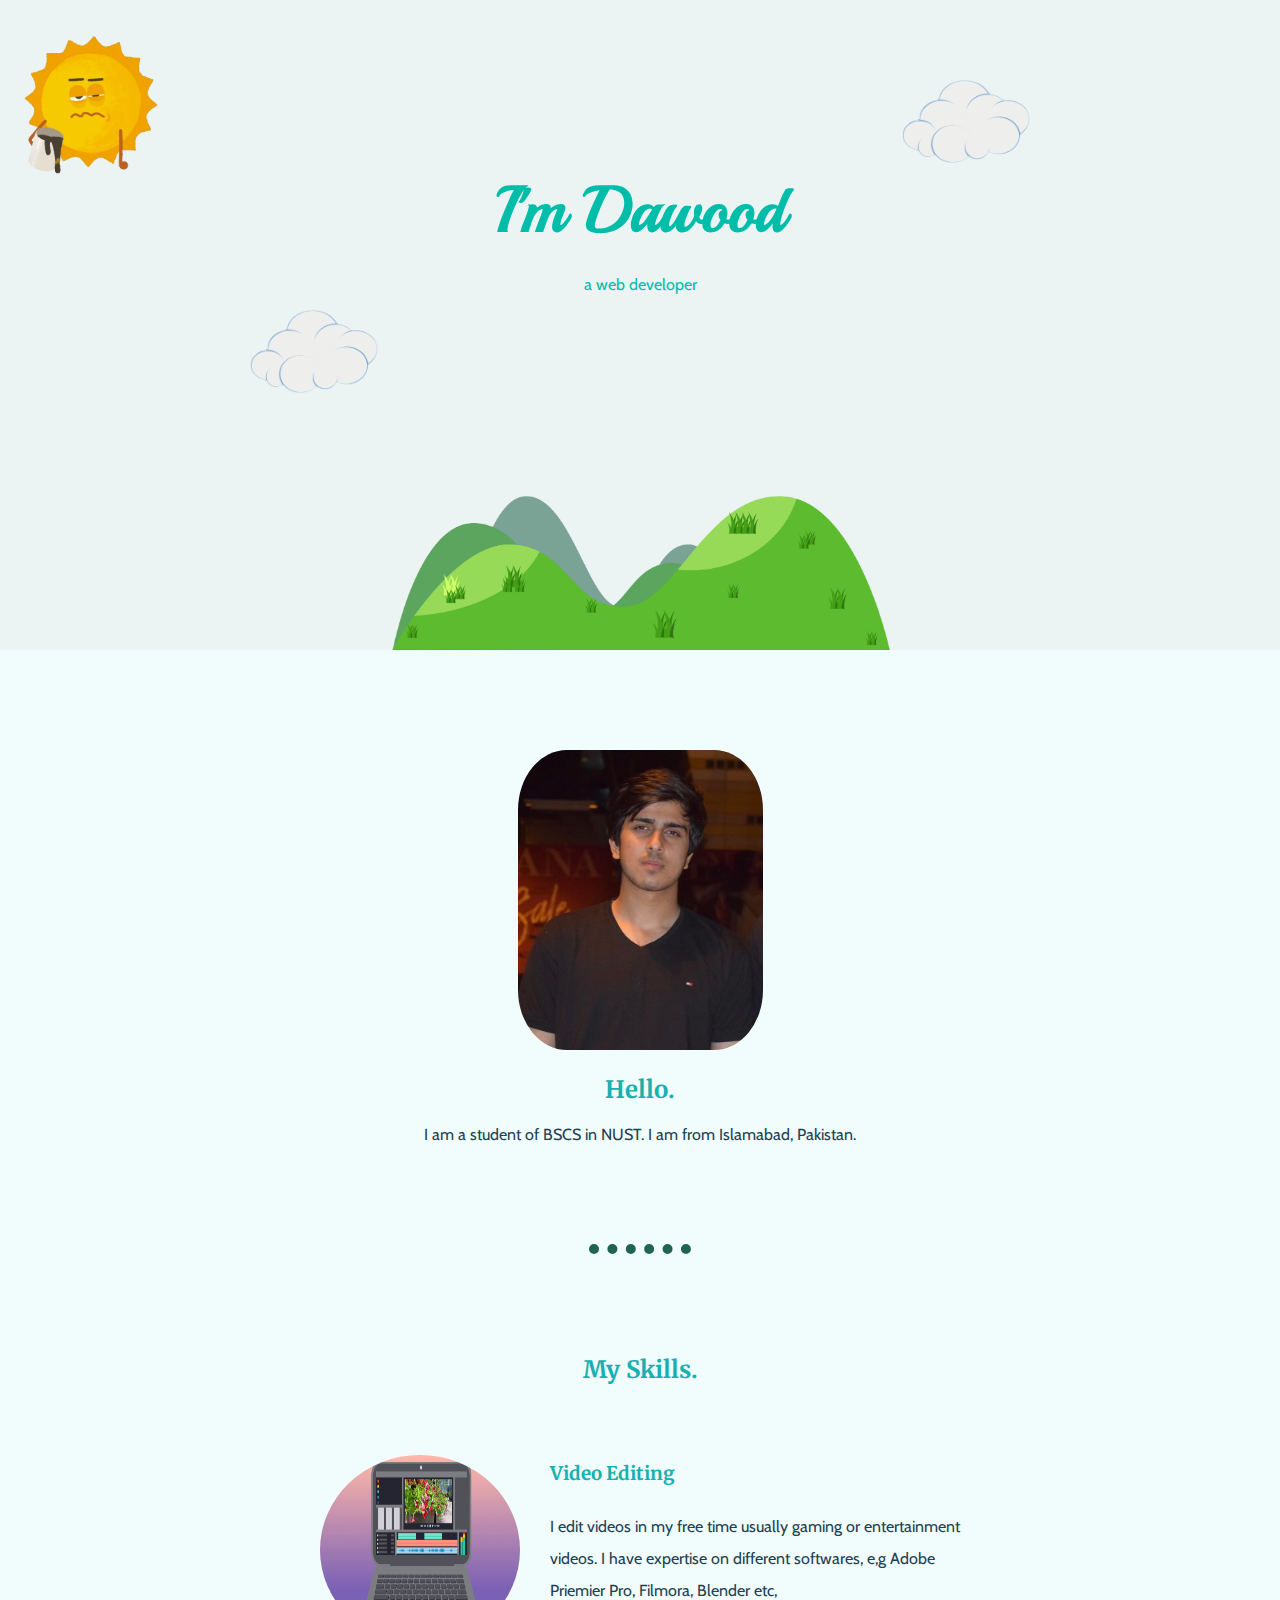
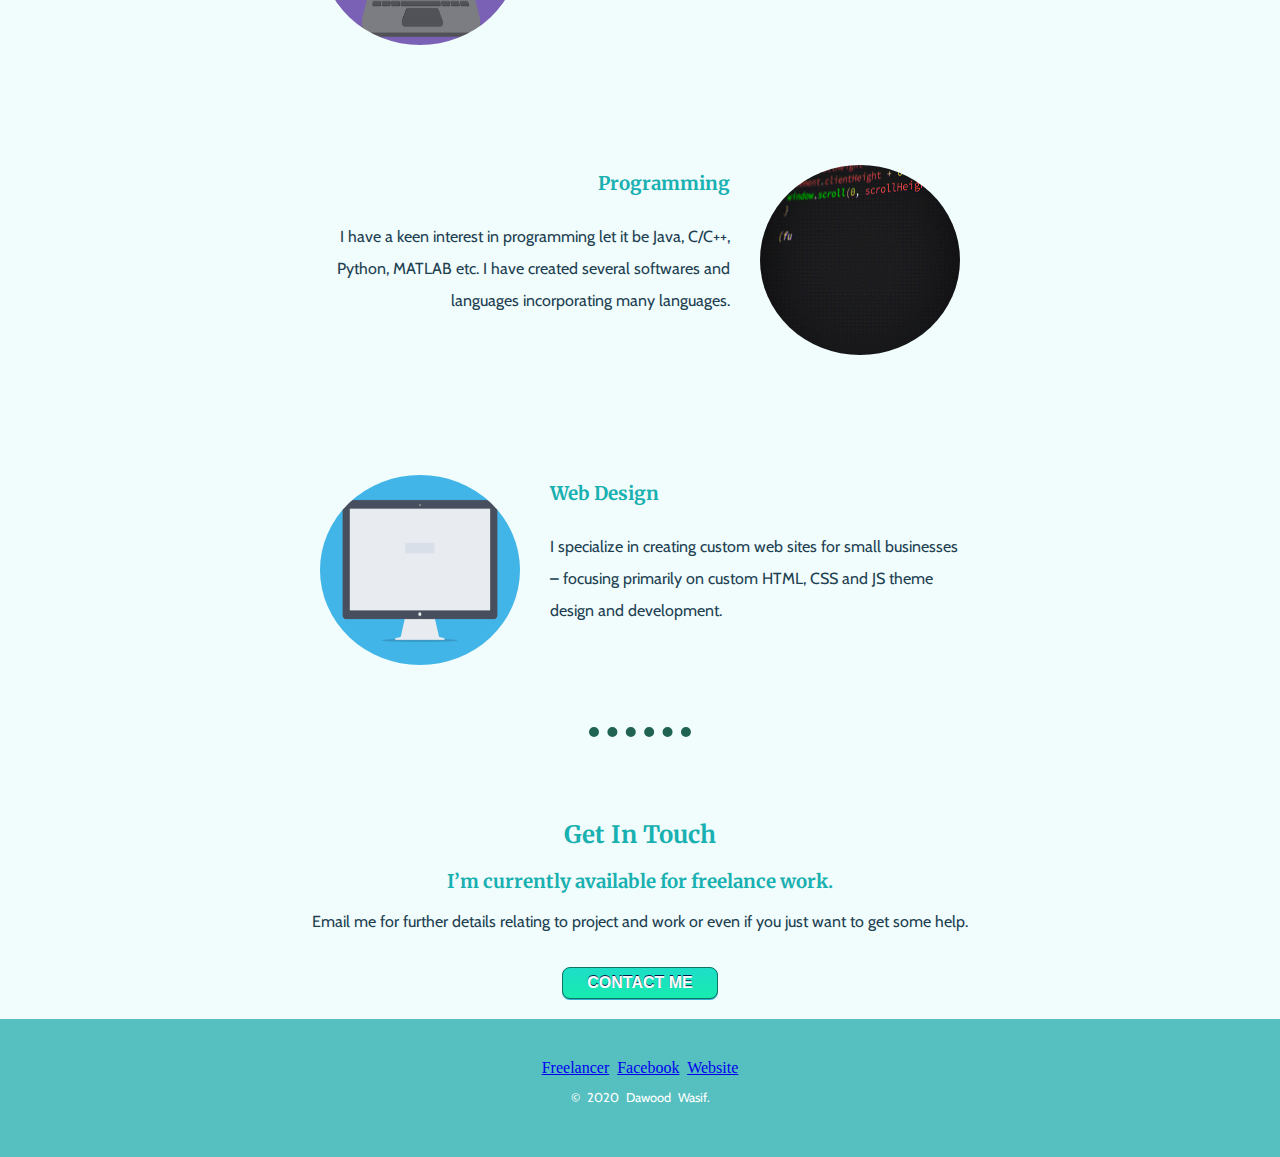
<file: index.html>
<!DOCTYPE html>
<html lang="en" dir="ltr">
  <head>
    <meta charset="utf-8">
    <title>Dawood Wasif</title>
     <meta name="viewport" content="width=device-width; initial-scale=1.0;">
    <link rel="stylesheet" href="css/styles.css">
    <link rel="icon" href="favicon.ico">
    <link href="https://fonts.googleapis.com/css2?family=Cabin&family=Merriweather:wght@300&family=Playball&display=swap" rel="stylesheet">
  </head>
  <body>
<div class="top-container">
  <img class="sun" src="images/sun.webp" alt="sun-pic">
  <img class = "cloud1" src="images/cloud.png" alt="cloud-pic">
  <h1>I'm Dawood </h1>
  <p class = "sp1">a web developer</p>
  <img class = "cloud2" src="images/cloud.png" alt="cloud-pic">
  <img class = "mountain" src="images/mountain.png" alt="mountain-pic">
</div>
<div class="middle-container">
  <div class="profile">
    <img class="dp" src="images/dp.jpg" alt="personal-pic">
    <h2>Hello.</h2>
    <p>I am a student of BSCS in NUST. I am from Islamabad, Pakistan.</p>
  </div>
  <hr>
  <div class="skills">
    <h2>My Skills.</h2>
    <div class="skill-row">
      <img class="video-editing" src="images/videoediting.gif" alt="videoediting-pic">
      <h3>Video Editing</h3>
      <p>I edit videos in my free time usually gaming or entertainment videos. I have expertise on different softwares, e,g Adobe Priemier Pro, Filmora, Blender etc,</p>
    </div>
    <br>
    <div class="skill-row1">
      <img class="programming" src="images/programming.gif" alt="programming-pic">
      <h3>Programming</h3>
      <p>I have a keen interest in programming let it be Java, C/C++, Python, MATLAB etc. I have created several softwares and languages incorporating many languages.</p>
    </div>
    <br>
    <div class="skill-row">
      <img class="web-design" src="images/web.gif" alt="webdesign-pic">
      <h3>Web Design</h3>
      <p>I specialize in creating custom web sites for small businesses – focusing primarily on custom HTML, CSS and JS theme design and development.</p>
    </div>
  </div>
  <hr>
  <div class="contact-me">
    <br><br><br>
    <h2>Get In Touch</h2>
    <h3>I’m currently available for freelance work.</h3>
    <p>Email me for further details relating to project and work or even if you just want to get some help.</p>
    <a class="btn" href="mailto:dawoodwasif1@gmail.com">CONTACT ME</a>
  </div>
</div>

<div class="bottom-container">
  <a class="footer-link" href="https://www.freelancer.com/u/dawoodwasif1">Freelancer</a>
  <a class="footer-link" href="https://web.facebook.com/dawoodwazif">Facebook</a>
  <a class="footer-link" href="https://www.github.com">Website</a>
  <p class="cr">© 2020 Dawood Wasif.</p>
</div>

  </body>
</html>
</file>
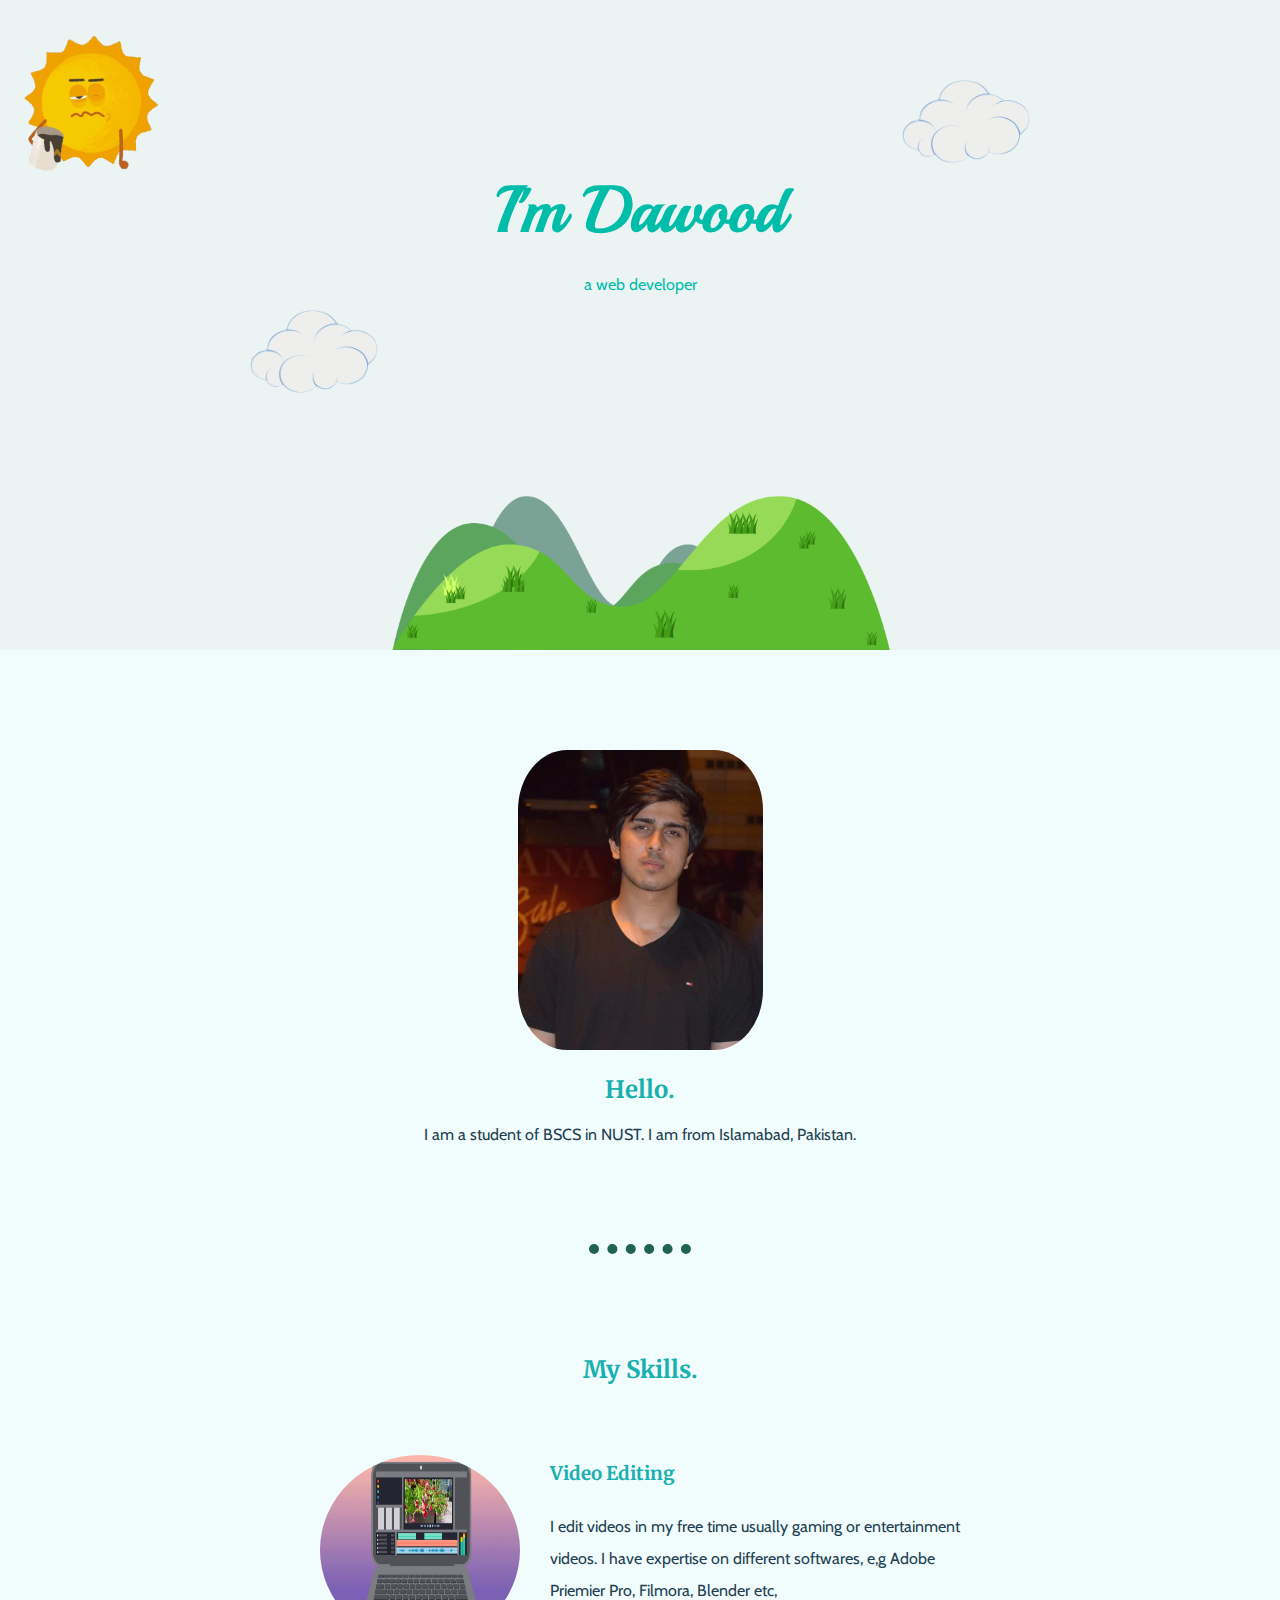
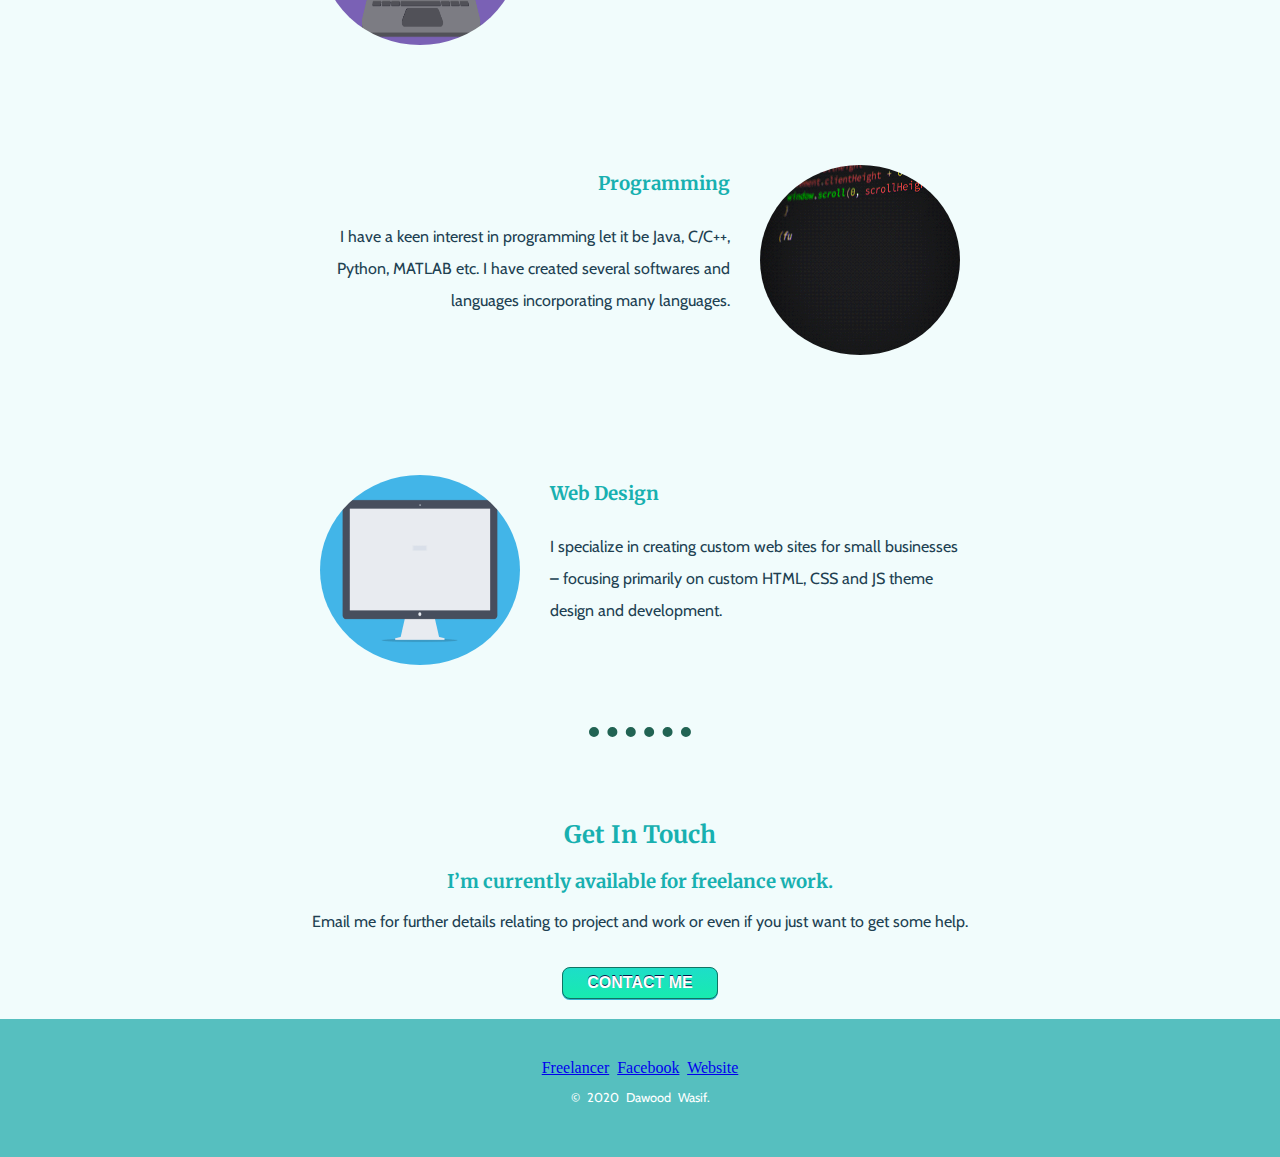
<file: CSS - My Style/index.html>
<!DOCTYPE html>
<html lang="en" dir="ltr">
  <head>
    <meta charset="utf-8">
    <title>Dawood Wasif</title>
    <link rel="stylesheet" href="css/styles.css">
    <link rel="icon" href="favicon.ico">
    <link href="https://fonts.googleapis.com/css2?family=Cabin&family=Merriweather:wght@300&family=Playball&display=swap" rel="stylesheet">
  </head>
  <body>
<div class="top-container">
  <img class="sun" src="images/sun.webp" alt="sun-pic">
  <img class = "cloud1" src="images/cloud.png" alt="cloud-pic">
  <h1>I'm Dawood </h1>
  <p class = "sp1">a web developer</p>
  <img class = "cloud2" src="images/cloud.png" alt="cloud-pic">
<div class = "tpm"><img class = "mountain" src="images/mountain.png" alt="mountain-pic"></div>
</div>
<div class="middle-container">
  <div class="profile">
    <img class="dp" src="images/dp.jpg" alt="personal-pic">
    <h2>Hello.</h2>
    <p>I am a student of BSCS in NUST. I am from Islamabad, Pakistan.</p>
  </div>
  <hr>
  <div class="skills">
    <h2>My Skills.</h2>
    <div class="skill-row">
      <img class="video-editing" src="images/videoediting.gif" alt="videoediting-pic">
      <h3>Video Editing</h3>
      <p>I edit videos in my free time usually gaming or entertainment videos. I have expertise on different softwares, e,g Adobe Priemier Pro, Filmora, Blender etc,</p>
    </div>
    <br>
    <div class="skill-row1">
      <img class="programming" src="images/programming.gif" alt="programming-pic">
      <h3>Programming</h3>
      <p>I have a keen interest in programming let it be Java, C/C++, Python, MATLAB etc. I have created several softwares and languages incorporating many languages.</p>
    </div>
    <br>
    <div class="skill-row">
      <img class="web-design" src="images/web.gif" alt="webdesign-pic">
      <h3>Web Design</h3>
      <p>I specialize in creating custom web sites for small businesses – focusing primarily on custom HTML, CSS and JS theme design and development.</p>
    </div>
  </div>
  <hr>
  <div class="contact-me">
    <br><br><br>
    <h2>Get In Touch</h2>
    <h3>I’m currently available for freelance work.</h3>
    <p>Email me for further details relating to project and work or even if you just want to get some help.</p>
    <a class="btn" href="mailto:dawoodwasif1@gmail.com">CONTACT ME</a>
  </div>
</div>

<div class="bottom-container">
  <a class="footer-link" href="https://www.freelancer.com/u/dawoodwasif1">Freelancer</a>
  <a class="footer-link" href="https://web.facebook.com/dawoodwazif">Facebook</a>
  <a class="footer-link" href="https://www.github.com">Website</a>
  <p class="cr">© 2020 Dawood Wasif.</p>
</div>

  </body>
</html>
</file>
<file: css/styles.css>
.top-container{
background-color: #ecf4f3;
height: 650px;
text-align: center;
position: relative;

}
h1{
  padding-top: 170px;
  margin-top: 0;
  margin-bottom: 25px;
  text-align: center;
  font-family: 'Playball', cursive;
  font-size: 4em;
  color: #00bdaa;
}
.sp1{
  text-align: center;
  font-family: 'Merriweather', sans-serif;
  color: #00bdaa;
}
p{
  font-family: 'Cabin', sans-serif;
  color: #204051
}
body{
  margin: 0;
  background-color: #F1FCFC;
}

.sun{
  width: 13%;
  position: absolute;
  top: 15px;
  left: 10px;
}

.cloud1{
  width: 10%;
  position: absolute;
  top: 80px;
  right : 250px;
}

.cloud2{
  width: 10%;
  position: absolute;
  left: 250px;
}
.mountain{
  width: 40%;
  position: absolute;
  bottom: 0;
  left: 30%;
  right: auto;


}

.profile, .skills{
  text-align: center;
  margin: 100px auto 100px auto;
}
.dp{
  width : 245px;
  height: 300px;
  border-radius: 20%;
}

.programming{
  width : 200px;
  height: 190px;
  border-radius: 60%;
  float: right;
  margin-left: 30px;
}

 .video-editing, .web-design{
  width : 200px;
  height: 190px;
  border-radius: 60%;
  float: left;
  margin-right: 30px;
}
h2, h3{
  color: #18b0b0;
  font-family: 'Merriweather', sans-serif;
}
.contact-me, .bottom-container{
  text-align: center;
}
hr {
  border-style: none;
  border-top-style: dotted;
  border-color: #216353;
  border-width: 10px;
  width: 8%;
}

.skill-row{
  width: 50%;
  margin: 70px auto 70px auto;
  text-align: left;
  line-height: 2;
}
.skill-row1{
  width: 50%;
  margin: 70px auto 70px auto;
  text-align: right;
  line-height: 2;
}

.video-editing:hover, .web-design:hover, .programming:hover{
transform: scale(1.5);
}
.btn {
	box-shadow: 0 1px 0 0 #32b1d1;
	background:linear-gradient(to bottom, #1ddec7 5%, #17ebaf 100%);
	background-color:#1ddec7;
	border-radius:8px;
	border:1px solid #127363;
	display:inline-block;
	cursor:pointer;
	color:#ffffff;
	font-family:Arial;
	font-size:16px;
	font-weight:bold;
	padding:6px 24px;
	text-decoration:none;
	text-shadow:0 -1px 0 #0b194d;
  margin: 20px auto ;
}
.btn:hover {
	background:linear-gradient(to bottom, #56bfbf 5%, #1ddec7 100%);
	background-color:#17ebaf;
  font-size: 20px;
}
.btn:active {
	position:relative;
	top:1px;
}
.sp1{
  text-align: center;
  font-family: 'Cabin', sans-serif;
  color: #00bdaa;
}
.bottom-container{
  background-color: #56bfbf;
  margin-bottom: 0;
  padding: 40px;
  word-spacing: 4px;
}
.cr{
  color: white;
  font-size: .8rem;
}
</file>
<file: CSS - My Style/css/styles.css>
.top-container{
background-color: #ecf4f3;
height: 650px;
text-align: center;
position: relative;

}
h1{
  padding-top: 170px;
  margin-top: 0;
  margin-bottom: 25px;
  text-align: center;
  font-family: 'Playball', cursive;
  font-size: 4em;
  color: #00bdaa;
}
.sp1{
  text-align: center;
  font-family: 'Merriweather', sans-serif;
  color: #00bdaa;
}
p{
  font-family: 'Cabin', sans-serif;
  color: #204051
}
body{
  margin: 0;
  background-color: #F1FCFC;
}

.sun{
  width: 13%;
  position: absolute;
  top: 15px;
  left: 10px;
}

.cloud1{
  width: 10%;
  position: absolute;
  top: 80px;
  right : 250px;
}

.cloud2{
  width: 10%;
  position: absolute;
  left: 250px;
}
.mountain{
  width: 40%;
  position: absolute;
  bottom: 0;
  left: 30%;
  right: auto;


}

.profile, .skills{
  text-align: center;
  margin: 100px auto 100px auto;
}
.dp{
  width : 245px;
  height: 300px;
  border-radius: 20%;
}

.programming{
  width : 200px;
  height: 190px;
  border-radius: 60%;
  float: right;
  margin-left: 30px;
}

 .video-editing, .web-design{
  width : 200px;
  height: 190px;
  border-radius: 60%;
  float: left;
  margin-right: 30px;
}
h2, h3{
  color: #18b0b0;
  font-family: 'Merriweather', sans-serif;
}
.contact-me, .bottom-container{
  text-align: center;
}
hr {
  border-style: none;
  border-top-style: dotted;
  border-color: #216353;
  border-width: 10px;
  width: 8%;
}

.skill-row{
  width: 50%;
  margin: 70px auto 70px auto;
  text-align: left;
  line-height: 2;
}
.skill-row1{
  width: 50%;
  margin: 70px auto 70px auto;
  text-align: right;
  line-height: 2;
}

.video-editing:hover, .web-design:hover, .programming:hover{
transform: scale(1.5);
}
.btn {
	box-shadow: 0 1px 0 0 #32b1d1;
	background:linear-gradient(to bottom, #1ddec7 5%, #17ebaf 100%);
	background-color:#1ddec7;
	border-radius:8px;
	border:1px solid #127363;
	display:inline-block;
	cursor:pointer;
	color:#ffffff;
	font-family:Arial;
	font-size:16px;
	font-weight:bold;
	padding:6px 24px;
	text-decoration:none;
	text-shadow:0 -1px 0 #0b194d;
  margin: 20px auto ;
}
.btn:hover {
	background:linear-gradient(to bottom, #56bfbf 5%, #1ddec7 100%);
	background-color:#17ebaf;
  font-size: 20px;
}
.btn:active {
	position:relative;
	top:1px;
}
.sp1{
  text-align: center;
  font-family: 'Cabin', sans-serif;
  color: #00bdaa;
}
.bottom-container{
  background-color: #56bfbf;
  margin-bottom: 0;
  padding: 40px;
  word-spacing: 4px;
}
.cr{
  color: white;
  font-size: .8rem;
}
</file>
